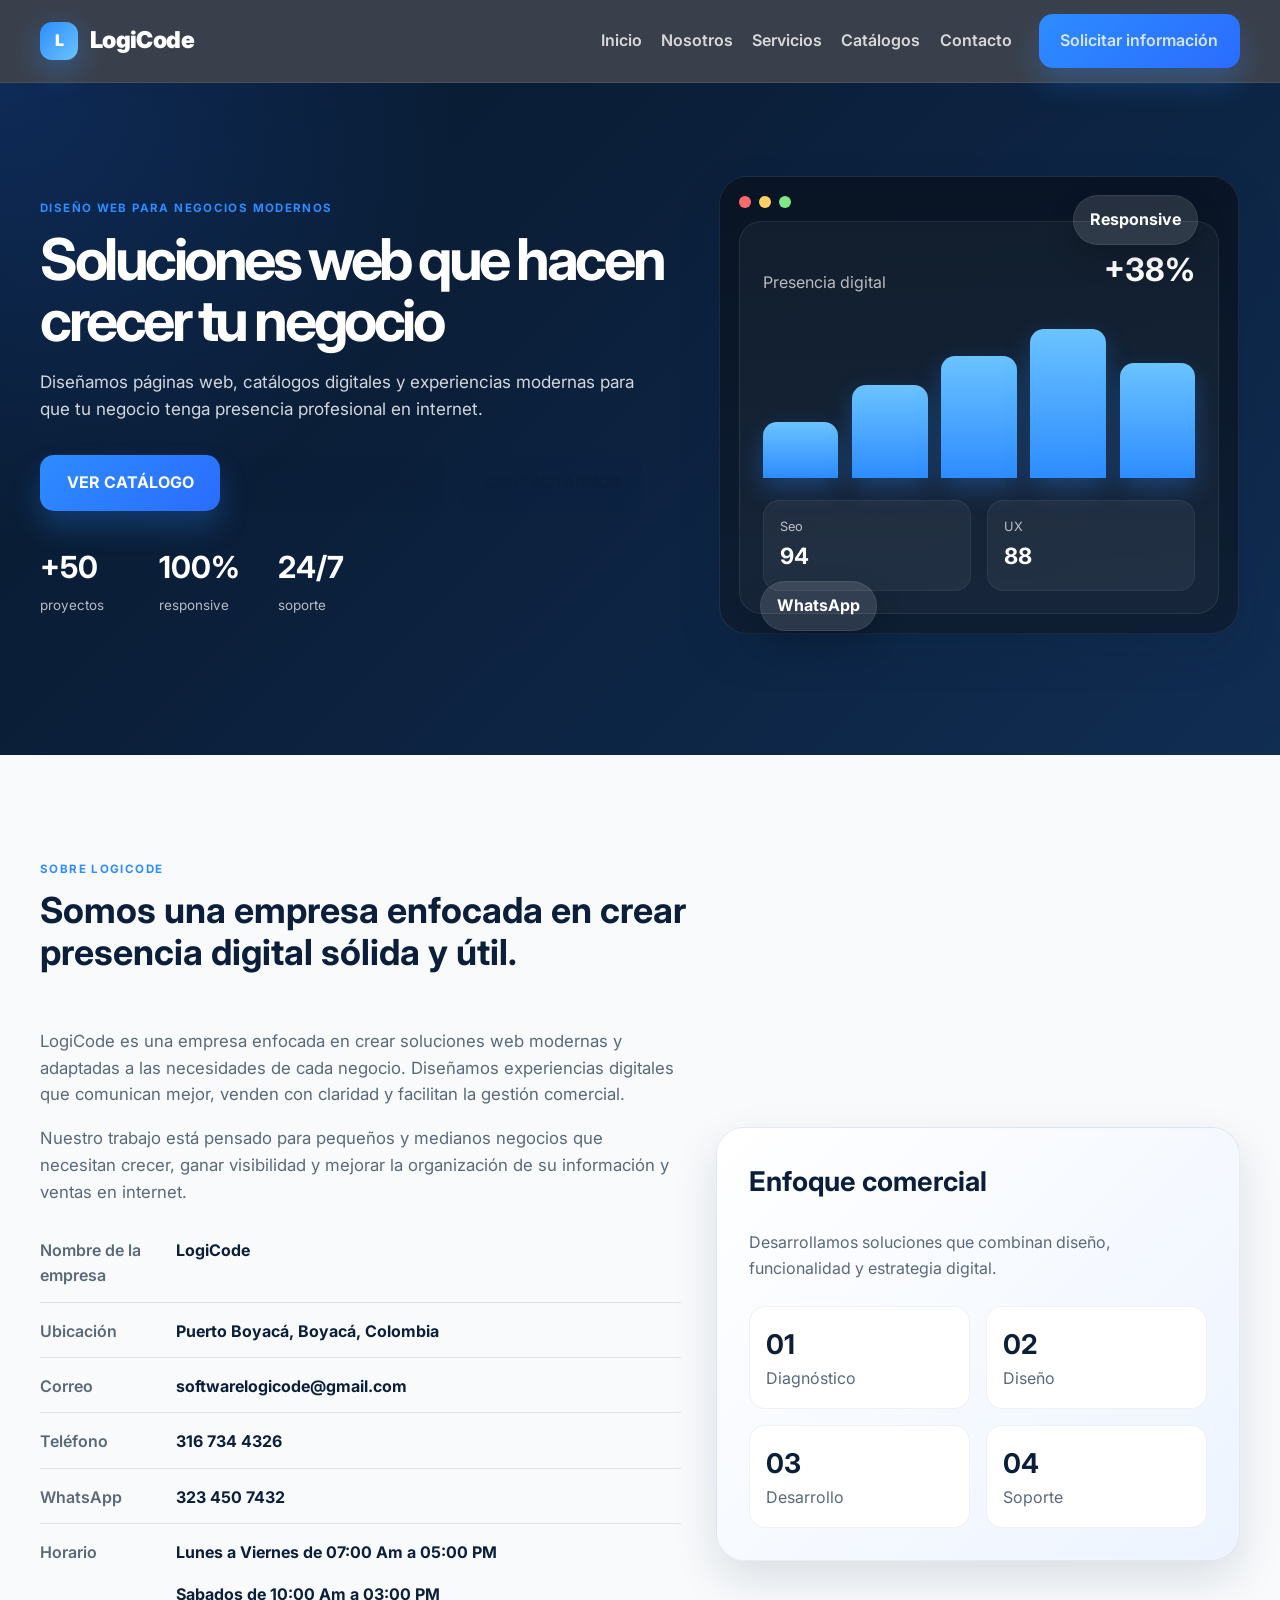
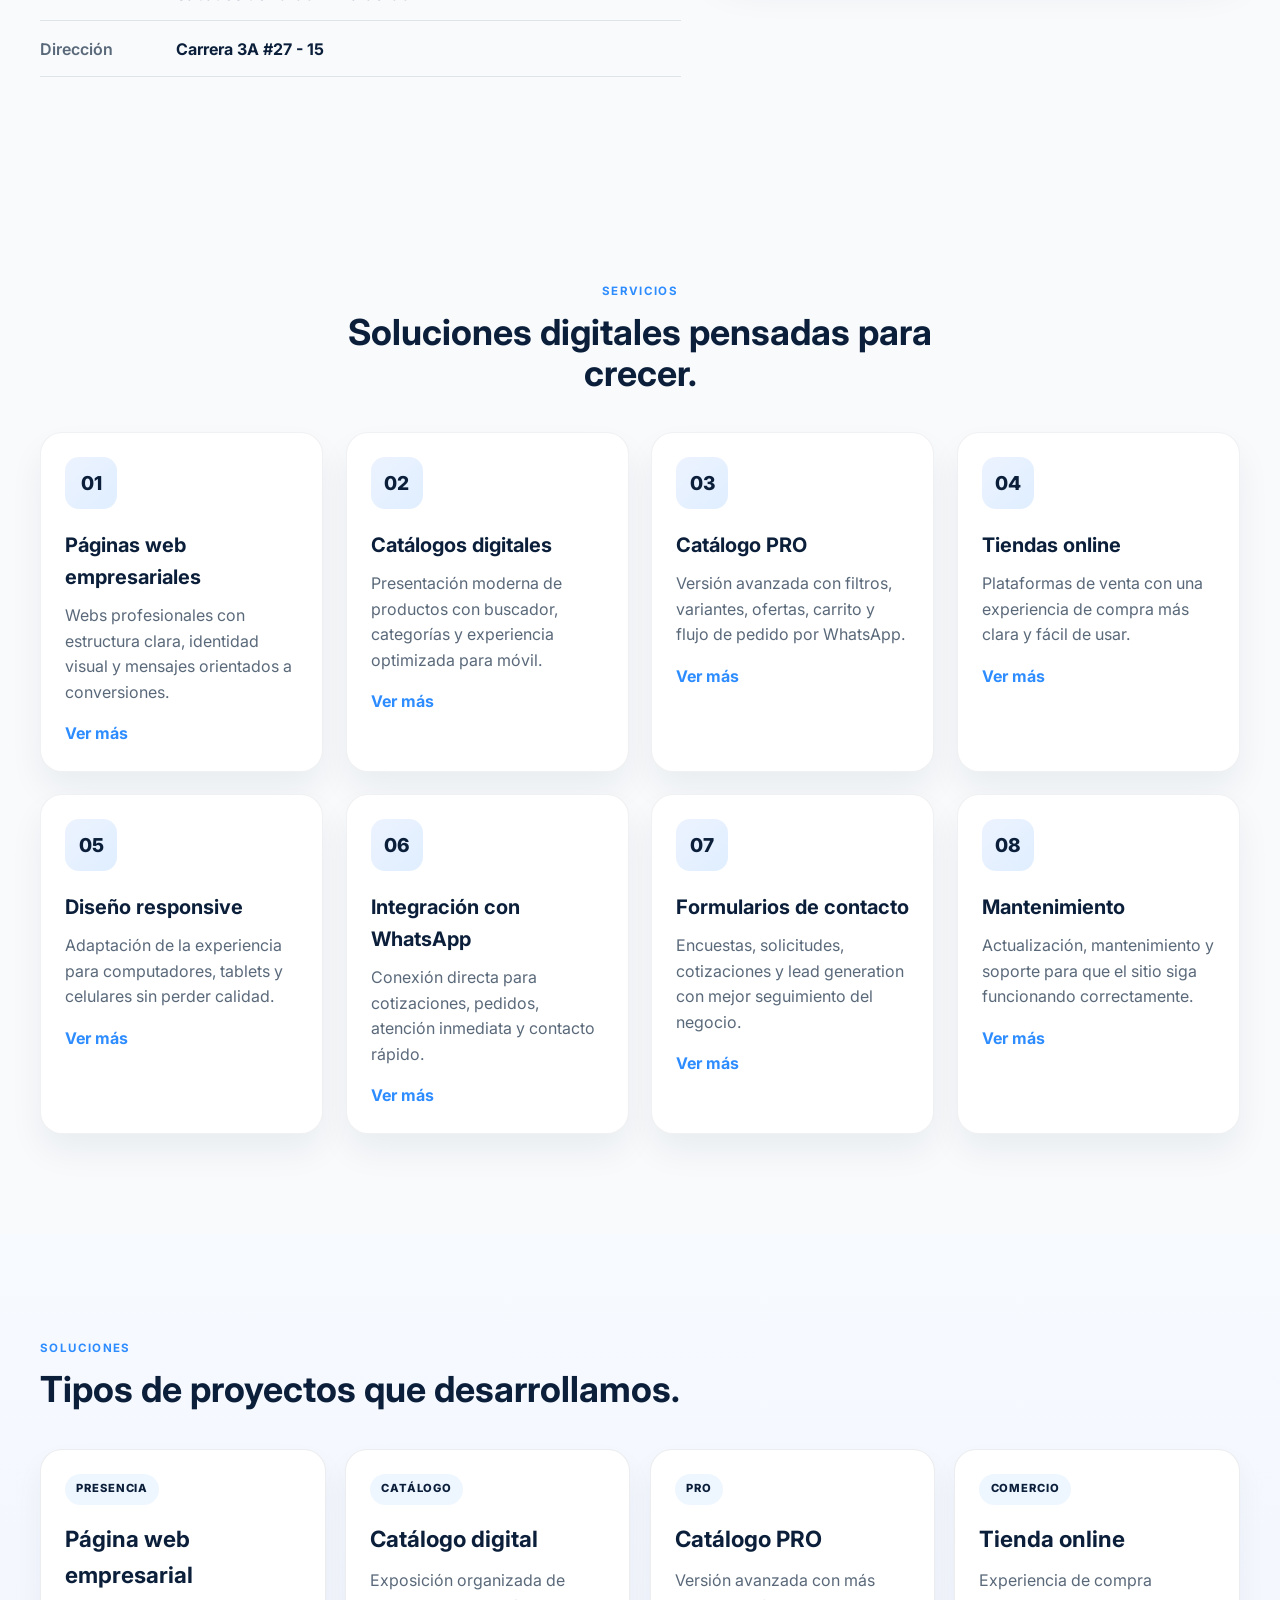
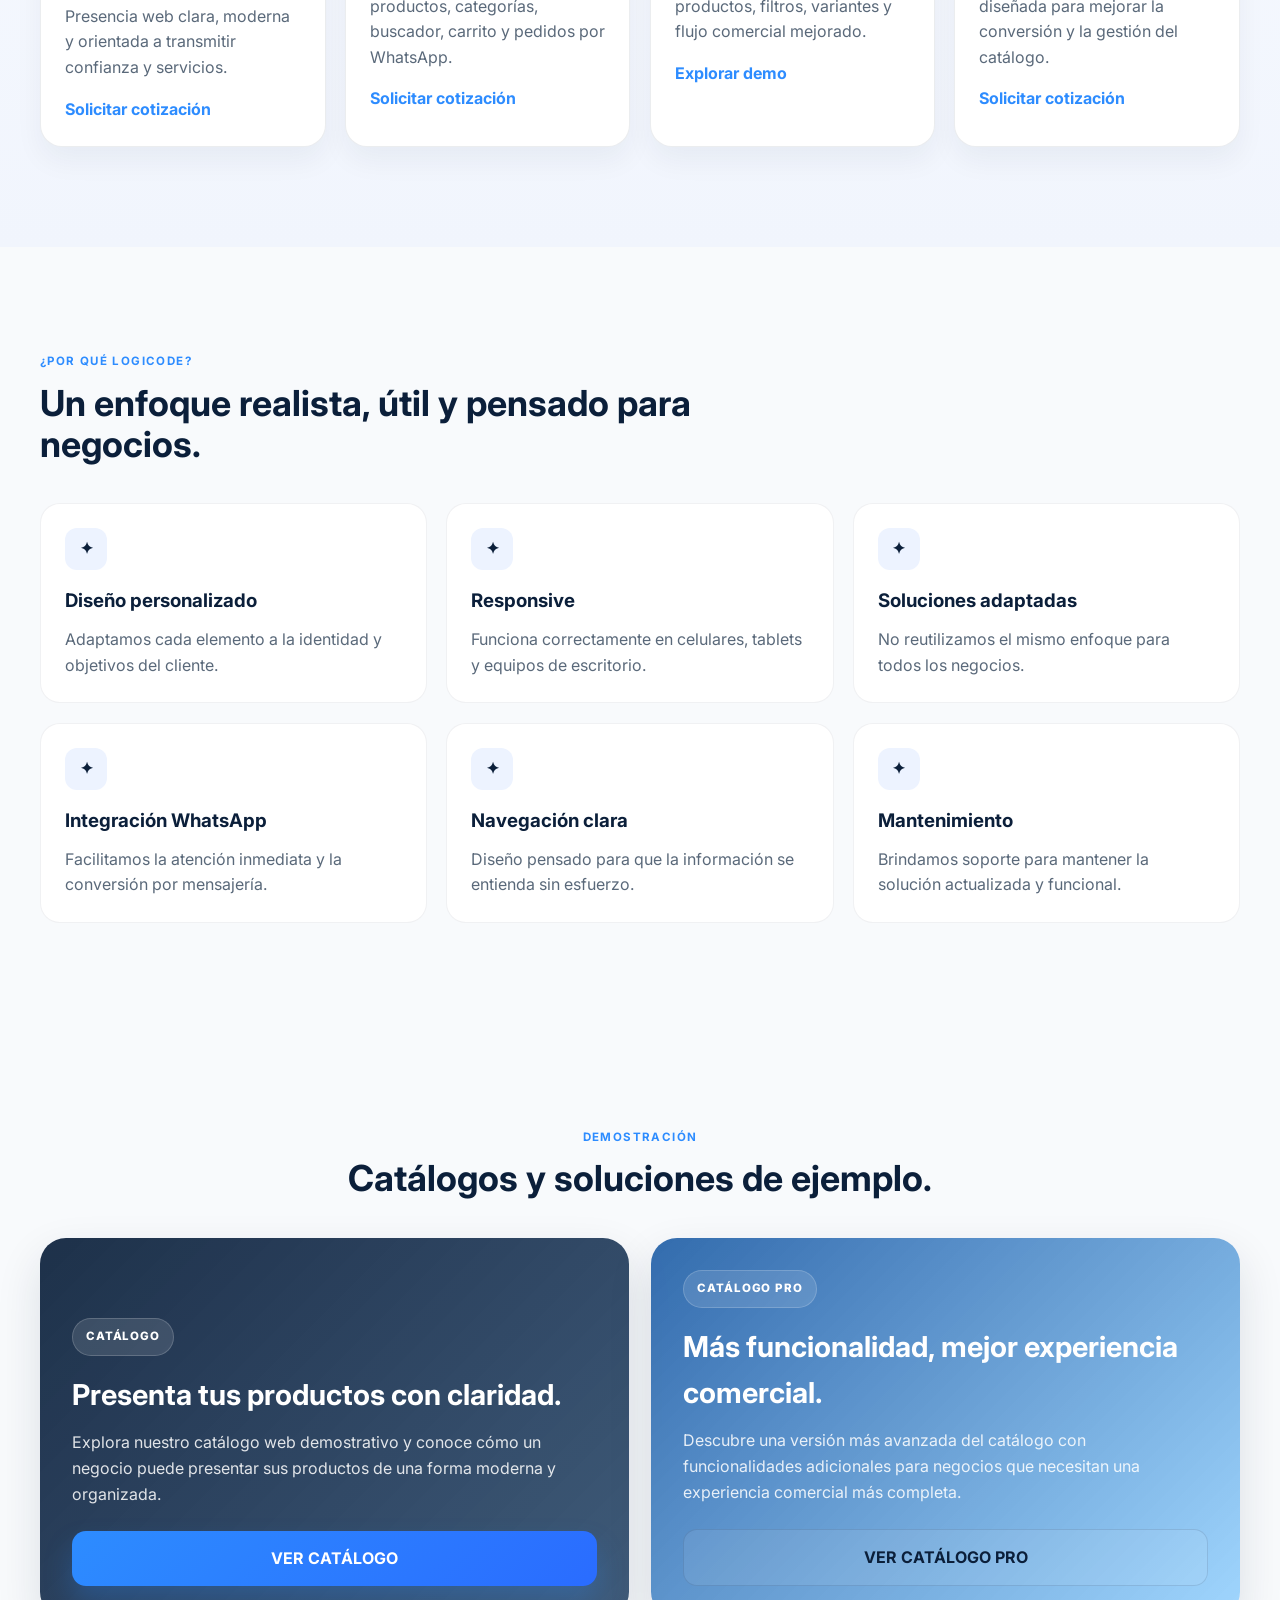
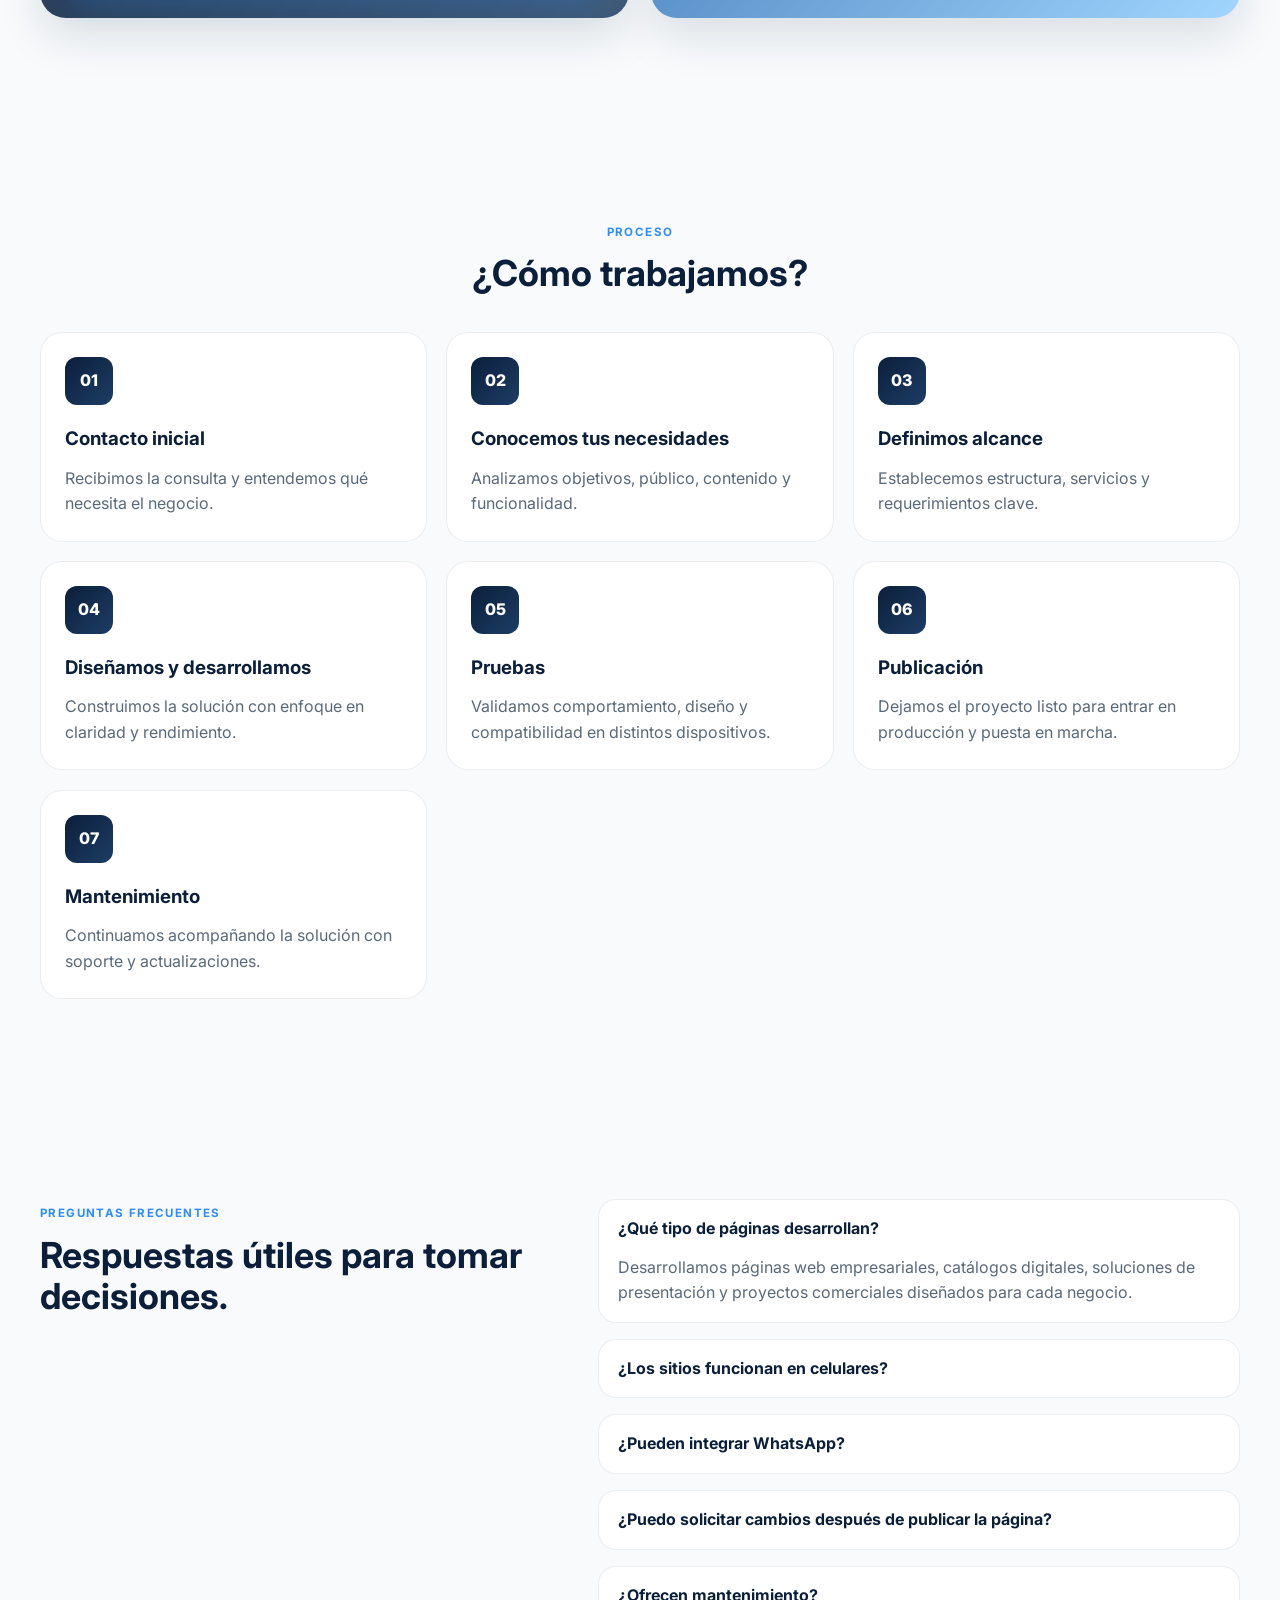
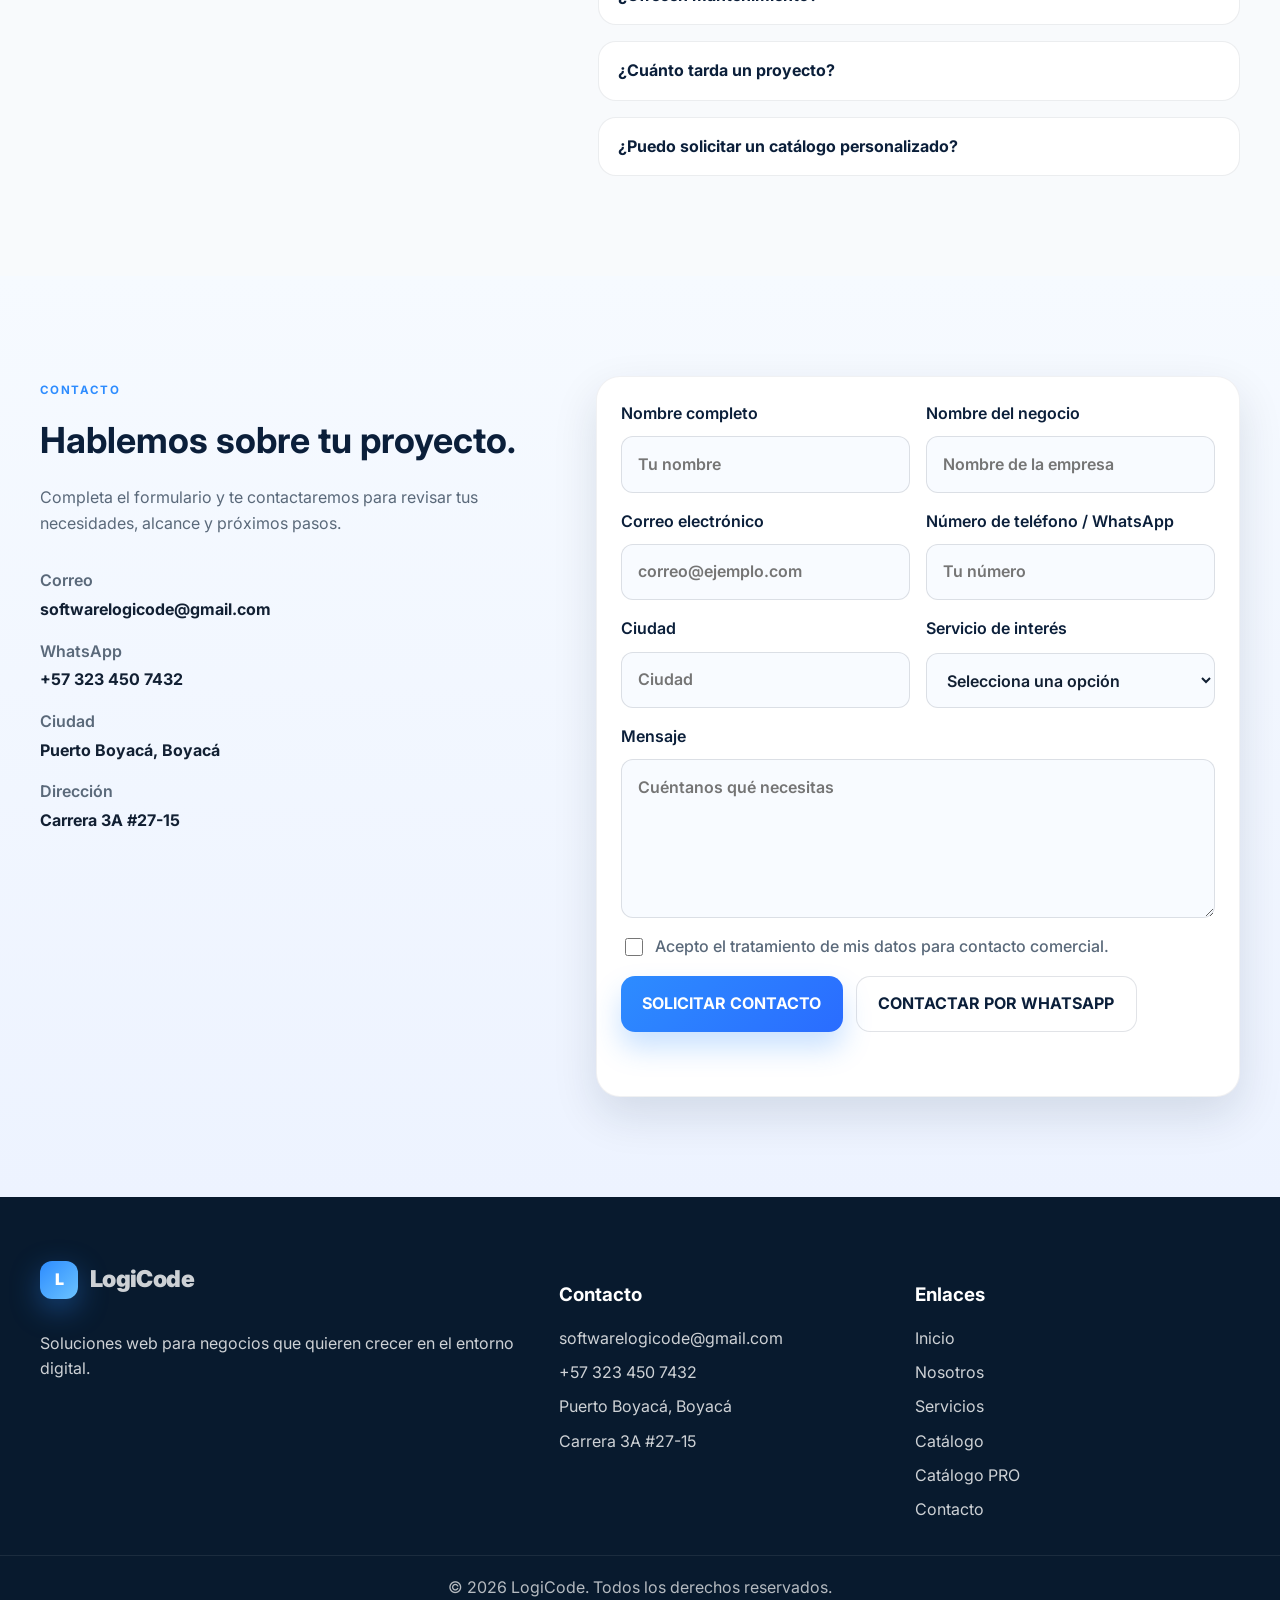
<file: index.html>
<!DOCTYPE html>
<html lang="es">
  <head>
    <meta charset="UTF-8" />
    <meta name="viewport" content="width=device-width, initial-scale=1.0" />
    <title>LogiCode | Desarrollo Web y Catálogos Digitales</title>
    <meta
      name="description"
      content="LogiCode desarrolla páginas web, catálogos digitales y soluciones web personalizadas para negocios."
    />
    <meta name="theme-color" content="#0b1f3a" />
    <meta property="og:title" content="LogiCode | Desarrollo Web y Catálogos Digitales" />
    <meta
      property="og:description"
      content="Soluciones web para negocios que quieren crecer en el entorno digital."
    />
    <meta property="og:type" content="website" />
    <link rel="icon" href="img/logo/favicon-placeholder.svg" type="image/svg+xml" />
    <link rel="preconnect" href="https://fonts.googleapis.com" />
    <link rel="preconnect" href="https://fonts.gstatic.com" crossorigin />
    <link
      href="https://fonts.googleapis.com/css2?family=Inter:wght@400;500;600;700;800;900&display=swap"
      rel="stylesheet"
    />
    <link rel="stylesheet" href="css/styles.css" />
    <link rel="stylesheet" href="css/responsive.css" />
  </head>
  <body>
    <header class="site-header">
      <div class="container nav-wrap">
        <a href="#inicio" class="brand" aria-label="LogiCode inicio">
          <span class="brand-mark">L</span>
          <span class="brand-text">LogiCode</span>
        </a>

        <button class="nav-toggle" aria-label="Abrir menú" aria-expanded="false">
          <span></span>
          <span></span>
          <span></span>
        </button>

        <nav class="main-nav" aria-label="Menú principal">
          <a href="#inicio">Inicio</a>
          <a href="#nosotros">Nosotros</a>
          <a href="#servicios">Servicios</a>
          <a href="#catalogos">Catálogos</a>
          <a href="#contacto">Contacto</a>
          <a href="#contacto" class="btn btn-primary nav-cta">Solicitar información</a>
        </nav>
      </div>
    </header>

    <main>
      <section id="inicio" class="hero section">
        <div class="container hero-grid">
          <div class="hero-copy">
            <span class="eyebrow">Diseño web para negocios modernos</span>
            <h1>Soluciones web que hacen crecer tu negocio</h1>
            <p>
              Diseñamos páginas web, catálogos digitales y experiencias modernas para que tu negocio tenga
              presencia profesional en internet.
            </p>

            <div class="hero-actions">
              <a
                class="btn btn-primary"
                href="https://mazosam69-source.github.io/CATALOGOa/"
                target="_blank"
                rel="noopener noreferrer"
                >VER CATÁLOGO</a
              >
              <a
                class="btn btn-secondary"
                href="https://mazosam69-source.github.io/CATALOGOPRO/catalogo-pro.html#productos"
                target="_blank"
                rel="noopener noreferrer"
                >VER CATÁLOGO PRO</a
              >
              <a class="btn btn-ghost" href="#contacto">CONTACTARNOS</a>
            </div>

            <ul class="hero-metrics" aria-label="Indicadores de LogiCode">
              <li><strong>+50</strong><span>proyectos</span></li>
              <li><strong>100%</strong><span>responsive</span></li>
              <li><strong>24/7</strong><span>soporte</span></li>
            </ul>
          </div>

          <div class="hero-visual" aria-label="Vista técnica de una web profesional">
            <div class="dashboard-card main-card">
              <div class="card-topbar">
                <span></span>
                <span></span>
                <span></span>
              </div>
              <div class="screen-content">
                <div class="stat-panel">
                  <p>Presencia digital</p>
                  <strong>+38%</strong>
                </div>
                <div class="chart-bars" aria-hidden="true">
                  <span style="height: 35%"></span>
                  <span style="height: 58%"></span>
                  <span style="height: 76%"></span>
                  <span style="height: 93%"></span>
                  <span style="height: 72%"></span>
                </div>
                <div class="mini-cards">
                  <div>
                    <span>Seo</span>
                    <strong>94</strong>
                  </div>
                  <div>
                    <span>UX</span>
                    <strong>88</strong>
                  </div>
                </div>
              </div>
            </div>
            <div class="floating-badge floating-badge-top">Responsive</div>
            <div class="floating-badge floating-badge-bottom">WhatsApp</div>
          </div>
        </div>
      </section>

      <section id="nosotros" class="section about">
        <div class="container">
          <div class="section-heading">
            <span class="eyebrow">Sobre LogiCode</span>
            <h2>Somos una empresa enfocada en crear presencia digital sólida y útil.</h2>
          </div>

          <div class="about-grid">
            <div class="about-copy">
              <p>
                LogiCode es una empresa enfocada en crear soluciones web modernas y adaptadas a las necesidades de
                cada negocio. Diseñamos experiencias digitales que comunican mejor, venden con claridad y facilitan la
                gestión comercial.
              </p>
              <p>
                Nuestro trabajo está pensado para pequeños y medianos negocios que necesitan crecer, ganar visibilidad y
                mejorar la organización de su información y ventas en internet.
              </p>

              <div class="info-list">
                <div>
                  <span>Nombre de la empresa    </span>
                  <strong>LogiCode</strong>
                </div>
                <div>
                  <span>Ubicación</span>
                  <strong>Puerto Boyacá, Boyacá, Colombia</strong>
                </div>
                <div>
                  <span>Correo</span>
                  <strong>softwarelogicode@gmail.com</strong>
                </div>
                <div>
                  <span>Teléfono</span>
                  <strong>316 734 4326</strong>
                </div>
                <div>
                  <span>WhatsApp</span>
                  <strong>323 450 7432</strong>
                </div>
                <div>
                  <span>Horario</span>
                  <strong>Lunes a Viernes de 07:00 Am a 05:00 PM </strong> <br>
                  <strong>Sabados de 10:00 Am a 03:00 PM </strong>
                </div>
                <div>
                  <span>Dirección</span>
                  <strong>Carrera 3A #27 - 15</strong>
                </div>
              </div>
            </div>

            <div class="about-panel">
              <div class="panel-card">
                <h3>Enfoque comercial</h3>
                <p>Desarrollamos soluciones que combinan diseño, funcionalidad y estrategia digital.</p>
                <div class="stats-mini">
                  <div>
                    <strong>01</strong>
                    <span>Diagnóstico</span>
                  </div>
                  <div>
                    <strong>02</strong>
                    <span>Diseño</span>
                  </div>
                  <div>
                    <strong>03</strong>
                    <span>Desarrollo</span>
                  </div>
                  <div>
                    <strong>04</strong>
                    <span>Soporte</span>
                  </div>
                </div>
              </div>
            </div>
          </div>
        </div>
      </section>

      <section id="servicios" class="section services">
        <div class="container">
          <div class="section-heading center">
            <span class="eyebrow">Servicios</span>
            <h2>Soluciones digitales pensadas para crecer.</h2>
          </div>

          <div class="cards-grid services-grid">
            <article class="service-card">
              <div class="icon-wrap">01</div>
              <h3>Páginas web empresariales</h3>
              <p>Webs profesionales con estructura clara, identidad visual y mensajes orientados a conversiones.</p>
              <a href="#contacto">Ver más</a>
            </article>

            <article class="service-card">
              <div class="icon-wrap">02</div>
              <h3>Catálogos digitales</h3>
              <p>Presentación moderna de productos con buscador, categorías y experiencia optimizada para móvil.</p>
              <a href="#catalogos">Ver más</a>
            </article>

            <article class="service-card">
              <div class="icon-wrap">03</div>
              <h3>Catálogo PRO</h3>
              <p>Versión avanzada con filtros, variantes, ofertas, carrito y flujo de pedido por WhatsApp.</p>
              <a href="catalogo-pro.html">Ver más</a>
            </article>

            <article class="service-card">
              <div class="icon-wrap">04</div>
              <h3>Tiendas online</h3>
              <p>Plataformas de venta con una experiencia de compra más clara y fácil de usar.</p>
              <a href="#contacto">Ver más</a>
            </article>

            <article class="service-card">
              <div class="icon-wrap">05</div>
              <h3>Diseño responsive</h3>
              <p>Adaptación de la experiencia para computadores, tablets y celulares sin perder calidad.</p>
              <a href="#contacto">Ver más</a>
            </article>

            <article class="service-card">
              <div class="icon-wrap">06</div>
              <h3>Integración con WhatsApp</h3>
              <p>Conexión directa para cotizaciones, pedidos, atención inmediata y contacto rápido.</p>
              <a href="#contacto">Ver más</a>
            </article>

            <article class="service-card">
              <div class="icon-wrap">07</div>
              <h3>Formularios de contacto</h3>
              <p>Encuestas, solicitudes, cotizaciones y lead generation con mejor seguimiento del negocio.</p>
              <a href="#contacto">Ver más</a>
            </article>

            <article class="service-card">
              <div class="icon-wrap">08</div>
              <h3>Mantenimiento</h3>
              <p>Actualización, mantenimiento y soporte para que el sitio siga funcionando correctamente.</p>
              <a href="#contacto">Ver más</a>
            </article>
          </div>
        </div>
      </section>

      <section class="section solutions">
        <div class="container">
          <div class="section-heading">
            <span class="eyebrow">Soluciones</span>
            <h2>Tipos de proyectos que desarrollamos.</h2>
          </div>

          <div class="solution-list">
            <article class="solution-item">
              <span class="solution-tag">PRESENCIA</span>
              <h3>Página web empresarial</h3>
              <p>Presencia web clara, moderna y orientada a transmitir confianza y servicios.</p>
              <a href="#contacto" class="link-button">Solicitar cotización</a>
            </article>

            <article class="solution-item">
              <span class="solution-tag">CATÁLOGO</span>
              <h3>Catálogo digital</h3>
              <p>Exposición organizada de productos, categorías, buscador, carrito y pedidos por WhatsApp.</p>
              <a href="#catalogos" class="link-button">Solicitar cotización</a>
            </article>

            <article class="solution-item">
              <span class="solution-tag">PRO</span>
              <h3>Catálogo PRO</h3>
              <p>Versión avanzada con más productos, filtros, variantes y flujo comercial mejorado.</p>
              <a href="catalogo-pro.html" class="link-button">Explorar demo</a>
            </article>

            <article class="solution-item">
              <span class="solution-tag">COMERCIO</span>
              <h3>Tienda online</h3>
              <p>Experiencia de compra diseñada para mejorar la conversión y la gestión del catálogo.</p>
              <a href="#contacto" class="link-button">Solicitar cotización</a>
            </article>
          </div>
        </div>
      </section>

      <section class="section advantages">
        <div class="container">
          <div class="section-heading">
            <span class="eyebrow">¿Por qué LogiCode?</span>
            <h2>Un enfoque realista, útil y pensado para negocios.</h2>
          </div>

          <div class="advantages-grid">
            <div class="advantage-item">
              <span class="advantage-icon">✦</span>
              <h3>Diseño personalizado</h3>
              <p>Adaptamos cada elemento a la identidad y objetivos del cliente.</p>
            </div>
            <div class="advantage-item">
              <span class="advantage-icon">✦</span>
              <h3>Responsive</h3>
              <p>Funciona correctamente en celulares, tablets y equipos de escritorio.</p>
            </div>
            <div class="advantage-item">
              <span class="advantage-icon">✦</span>
              <h3>Soluciones adaptadas</h3>
              <p>No reutilizamos el mismo enfoque para todos los negocios.</p>
            </div>
            <div class="advantage-item">
              <span class="advantage-icon">✦</span>
              <h3>Integración WhatsApp</h3>
              <p>Facilitamos la atención inmediata y la conversión por mensajería.</p>
            </div>
            <div class="advantage-item">
              <span class="advantage-icon">✦</span>
              <h3>Navegación clara</h3>
              <p>Diseño pensado para que la información se entienda sin esfuerzo.</p>
            </div>
            <div class="advantage-item">
              <span class="advantage-icon">✦</span>
              <h3>Mantenimiento</h3>
              <p>Brindamos soporte para mantener la solución actualizada y funcional.</p>
            </div>
          </div>
        </div>
      </section>

      <section id="catalogos" class="section demo-catalogs">
        <div class="container">
          <div class="section-heading center">
            <span class="eyebrow">Demostración</span>
            <h2>Catálogos y soluciones de ejemplo.</h2>
          </div>

          <div class="catalog-demo-grid">
            <article class="demo-card demo-card-primary">
              <span class="demo-label">CATÁLOGO</span>
              <h3>Presenta tus productos con claridad.</h3>
              <p>
                Explora nuestro catálogo web demostrativo y conoce cómo un negocio puede presentar sus productos de una
                forma moderna y organizada.
              </p>
              <a
                class="btn btn-primary"
                href="https://mazosam69-source.github.io/CATALOGOa/"
                target="_blank"
                rel="noopener noreferrer"
                >VER CATÁLOGO</a
              >
            </article>

            <article class="demo-card demo-card-secondary">
              <span class="demo-label">CATÁLOGO PRO</span>
              <h3>Más funcionalidad, mejor experiencia comercial.</h3>
              <p>
                Descubre una versión más avanzada del catálogo con funcionalidades adicionales para negocios que necesitan
                una experiencia comercial más completa.
              </p>
              <a
                class="btn btn-secondary"
                href="https://mazosam69-source.github.io/CATALOGOPRO/catalogo-pro.html#productos"
                target="_blank"
                rel="noopener noreferrer"
                >VER CATÁLOGO PRO</a
              >
            </article>
          </div>
        </div>
      </section>

      <section class="section process">
        <div class="container">
          <div class="section-heading center">
            <span class="eyebrow">Proceso</span>
            <h2>¿Cómo trabajamos?</h2>
          </div>

          <div class="process-grid">
            <div class="process-step">
              <span>01</span>
              <h3>Contacto inicial</h3>
              <p>Recibimos la consulta y entendemos qué necesita el negocio.</p>
            </div>
            <div class="process-step">
              <span>02</span>
              <h3>Conocemos tus necesidades</h3>
              <p>Analizamos objetivos, público, contenido y funcionalidad.</p>
            </div>
            <div class="process-step">
              <span>03</span>
              <h3>Definimos alcance</h3>
              <p>Establecemos estructura, servicios y requerimientos clave.</p>
            </div>
            <div class="process-step">
              <span>04</span>
              <h3>Diseñamos y desarrollamos</h3>
              <p>Construimos la solución con enfoque en claridad y rendimiento.</p>
            </div>
            <div class="process-step">
              <span>05</span>
              <h3>Pruebas</h3>
              <p>Validamos comportamiento, diseño y compatibilidad en distintos dispositivos.</p>
            </div>
            <div class="process-step">
              <span>06</span>
              <h3>Publicación</h3>
              <p>Dejamos el proyecto listo para entrar en producción y puesta en marcha.</p>
            </div>
            <div class="process-step">
              <span>07</span>
              <h3>Mantenimiento</h3>
              <p>Continuamos acompañando la solución con soporte y actualizaciones.</p>
            </div>
          </div>
        </div>
      </section>

      <section class="section faq">
        <div class="container faq-wrap">
          <div class="section-heading">
            <span class="eyebrow">Preguntas frecuentes</span>
            <h2>Respuestas útiles para tomar decisiones.</h2>
          </div>

          <div class="faq-list">
            <details open>
              <summary>¿Qué tipo de páginas desarrollan?</summary>
              <p>Desarrollamos páginas web empresariales, catálogos digitales, soluciones de presentación y proyectos comerciales diseñados para cada negocio.</p>
            </details>
            <details>
              <summary>¿Los sitios funcionan en celulares?</summary>
              <p>Sí. Todas nuestras soluciones se diseñan con enfoque responsive para que funcionen correctamente en computadores, tablets y celulares.</p>
            </details>
            <details>
              <summary>¿Pueden integrar WhatsApp?</summary>
              <p>Sí. Es una de las integraciones más comunes para atención, cotizaciones y pedidos directos.</p>
            </details>
            <details>
              <summary>¿Puedo solicitar cambios después de publicar la página?</summary>
              <p>La mayoría de proyectos pueden continuar adaptándose con ajustes posteriores, dependiendo del alcance inicial del proyecto.</p>
            </details>
            <details>
              <summary>¿Ofrecen mantenimiento?</summary>
              <p>Sí. Se puede ofrecer apoyo posterior para mantener actualizado, funcional y seguro el sitio.</p>
            </details>
            <details>
              <summary>¿Cuánto tarda un proyecto?</summary>
              <p>El tiempo depende del alcance, la cantidad de secciones, el contenido y la funcionalidad requerida.</p>
            </details>
            <details>
              <summary>¿Puedo solicitar un catálogo personalizado?</summary>
              <p>Sí. Diseñamos soluciones a medida para presentar productos, servicios, promociones y flujo comercial del negocio.</p>
            </details>
          </div>
        </div>
      </section>

      <section id="contacto" class="section contact">
        <div class="container contact-grid">
          <div class="contact-copy">
            <span class="eyebrow">Contacto</span>
            <h2>Hablemos sobre tu proyecto.</h2>
            <p>Completa el formulario y te contactaremos para revisar tus necesidades, alcance y próximos pasos.</p>

            <div class="contact-info">
              <div>
                <span>Correo</span>
                <strong>softwarelogicode@gmail.com</strong>
              </div>
              <div>
                <span>WhatsApp</span>
                <strong>+57 323 450 7432</strong>
              </div>
              <div>
                <span>Ciudad</span>
                <strong>Puerto Boyacá, Boyacá</strong>
              </div>
              <div>
                <span>Dirección</span>
                <strong>Carrera 3A #27-15</strong>
              </div>
            </div>
          </div>

          <form id="contactForm" class="contact-form" novalidate>
            <div class="field-row">
              <label>
                <span>Nombre completo</span>
                <input type="text" name="fullName" placeholder="Tu nombre" required />
              </label>
              <label>
                <span>Nombre del negocio</span>
                <input type="text" name="businessName" placeholder="Nombre de la empresa" required />
              </label>
            </div>

            <div class="field-row">
              <label>
                <span>Correo electrónico</span>
                <input type="email" name="email" placeholder="correo@ejemplo.com" required />
              </label>
              <label>
                <span>Número de teléfono / WhatsApp</span>
                <input type="tel" name="phone" placeholder="Tu número" required />
              </label>
            </div>

            <div class="field-row">
              <label>
                <span>Ciudad</span>
                <input type="text" name="city" placeholder="Ciudad" required />
              </label>
              <label>
                <span>Servicio de interés</span>
                <select name="service" required>
                  <option value="">Selecciona una opción</option>
                  <option value="Pagina web empresarial">Página web empresarial</option>
                  <option value="Catalogo digital">Catálogo digital</option>
                  <option value="Catalogo PRO">Catálogo PRO</option>
                  <option value="Tienda online">Tienda online</option>
                  <option value="Mantenimiento y soporte">Mantenimiento y soporte</option>
                  <option value="Otro">Otro</option>
                </select>
              </label>
            </div>

            <label>
              <span>Mensaje</span>
              <textarea name="message" rows="5" placeholder="Cuéntanos qué necesitas" required></textarea>
            </label>

            <label class="checkbox-line">
              <input type="checkbox" name="consent" required />
              <span>Acepto el tratamiento de mis datos para contacto comercial.</span>
            </label>

            <div class="form-actions">
              <button type="submit" class="btn btn-primary">SOLICITAR CONTACTO</button>
              <a
                class="btn btn-secondary"
                href="https://wa.me/573234507432?text=Hola%20LogiCode%2C%20quiero%20solicitar%20informaci%C3%B3n%20sobre%20sus%20servicios."
                target="_blank"
                rel="noopener noreferrer"
                >CONTACTAR POR WHATSAPP</a
              >
            </div>

            <p id="formStatus" class="form-status" aria-live="polite"></p>
          </form>
        </div>
      </section>
    </main>

    <footer class="site-footer">
      <div class="container footer-grid">
        <div>
          <a href="#inicio" class="brand footer-brand" aria-label="LogiCode">
            <span class="brand-mark">L</span>
            <span class="brand-text">LogiCode</span>
          </a>
          <p>Soluciones web para negocios que quieren crecer en el entorno digital.</p>
        </div>

        <div>
          <h3>Contacto</h3>
          <ul>
            <li>softwarelogicode@gmail.com</li>
            <li>+57 323 450 7432</li>
            <li>Puerto Boyacá, Boyacá</li>
            <li>Carrera 3A #27-15</li>
          </ul>
        </div>

        <div>
          <h3>Enlaces</h3>
          <ul>
            <li><a href="#inicio">Inicio</a></li>
            <li><a href="#nosotros">Nosotros</a></li>
            <li><a href="#servicios">Servicios</a></li>
            <li><a href="#catalogos">Catálogo</a></li>
            <li><a href="catalogo-pro.html">Catálogo PRO</a></li>
            <li><a href="#contacto">Contacto</a></li>
          </ul>
        </div>
      </div>
      <div class="footer-bottom">
        <div class="container">
          <p>© <span id="year"></span> LogiCode. Todos los derechos reservados.</p>
        </div>
      </div>
    </footer>

    <script src="js/config.js"></script>
    <script src="js/products.js"></script>
    <script src="js/form.js"></script>
    <script src="js/main.js"></script>
  </body>
</html>
</file>
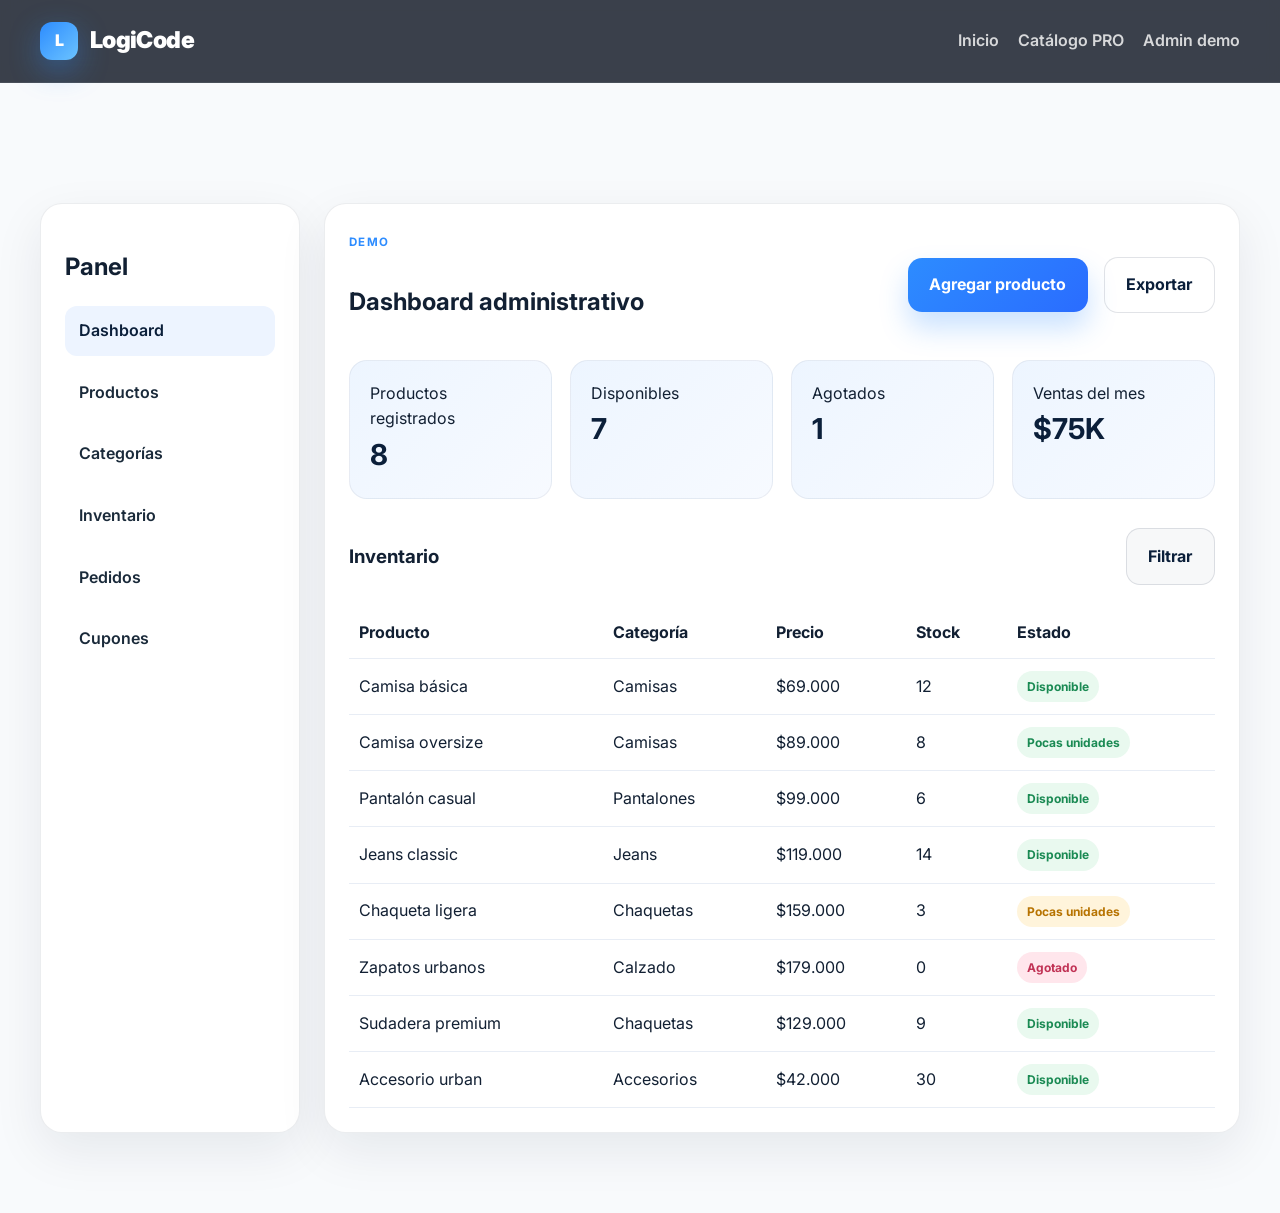
<file: admin.html>
<!DOCTYPE html>
<html lang="es">
  <head>
    <meta charset="UTF-8" />
    <meta name="viewport" content="width=device-width, initial-scale=1.0" />
    <title>Admin Demo | LogiCode</title>
    <meta name="description" content="Panel administrativo de demostración para catálogo PRO de LogiCode." />
    <link rel="icon" href="img/logo/favicon-placeholder.svg" type="image/svg+xml" />
    <link rel="preconnect" href="https://fonts.googleapis.com" />
    <link rel="preconnect" href="https://fonts.gstatic.com" crossorigin />
    <link
      href="https://fonts.googleapis.com/css2?family=Inter:wght@400;500;600;700;800;900&display=swap"
      rel="stylesheet"
    />
    <link rel="stylesheet" href="css/styles.css" />
    <link rel="stylesheet" href="css/catalogo-pro.css" />
    <link rel="stylesheet" href="css/responsive.css" />
    <style>
      .admin-shell {
        padding: 120px 0 80px;
      }
      .admin-grid {
        display: grid;
        grid-template-columns: 260px 1fr;
        gap: 24px;
      }
      .admin-sidebar,
      .admin-content {
        background: #fff;
        border: 1px solid rgba(11, 31, 58, 0.08);
        border-radius: 22px;
        box-shadow: 0 18px 50px rgba(12, 25, 45, 0.08);
      }
      .admin-sidebar {
        padding: 24px;
      }
      .admin-sidebar nav {
        display: grid;
        gap: 12px;
      }
      .admin-sidebar a {
        display: block;
        padding: 12px 14px;
        border-radius: 12px;
        color: #1a2a3a;
        font-weight: 600;
      }
      .admin-sidebar a.active,
      .admin-sidebar a:hover {
        background: #edf4ff;
        color: #0b1f3a;
      }
      .admin-content {
        padding: 24px;
      }
      .stats-grid {
        display: grid;
        grid-template-columns: repeat(4, minmax(150px, 1fr));
        gap: 18px;
        margin-bottom: 24px;
      }
      .stat-box {
        background: linear-gradient(135deg, #edf5ff, #f7faff);
        border: 1px solid rgba(11, 31, 58, 0.06);
        border-radius: 18px;
        padding: 20px;
      }
      .stat-box strong {
        display: block;
        font-size: 1.8rem;
        color: #0b1f3a;
      }
      .admin-table {
        width: 100%;
        border-collapse: collapse;
        margin-top: 12px;
      }
      .admin-table th,
      .admin-table td {
        padding: 12px 10px;
        border-bottom: 1px solid #e8edf5;
        text-align: left;
      }
      .status-badge {
        display: inline-flex;
        padding: 6px 10px;
        border-radius: 999px;
        font-size: 0.75rem;
        font-weight: 700;
      }
      .status-badge.available { background: #e9f9ef; color: #1a8a53; }
      .status-badge.low { background: #fff4db; color: #b77300; }
      .status-badge.out { background: #ffe6ec; color: #c13255; }
      .admin-toolbar {
        display: flex;
        justify-content: space-between;
        align-items: center;
        margin-bottom: 18px;
      }
      .admin-toolbar .btn {
        margin-left: 12px;
      }
    </style>
  </head>
  <body class="admin-page">
    <header class="site-header">
      <div class="container nav-wrap">
        <a href="index.html" class="brand" aria-label="LogiCode">
          <span class="brand-mark">L</span>
          <span class="brand-text">LogiCode</span>
        </a>
        <nav class="main-nav" aria-label="Menú admin">
          <a href="index.html">Inicio</a>
          <a href="catalogo-pro.html">Catálogo PRO</a>
          <a href="admin.html" class="active">Admin demo</a>
        </nav>
      </div>
    </header>

    <main class="admin-shell">
      <div class="container admin-grid">
        <aside class="admin-sidebar">
          <h2>Panel</h2>
          <nav>
            <a href="#" class="active">Dashboard</a>
            <a href="#">Productos</a>
            <a href="#">Categorías</a>
            <a href="#">Inventario</a>
            <a href="#">Pedidos</a>
            <a href="#">Cupones</a>
          </nav>
        </aside>

        <section class="admin-content">
          <div class="admin-toolbar">
            <div>
              <span class="eyebrow">DEMO</span>
              <h2>Dashboard administrativo</h2>
            </div>
            <div>
              <button class="btn btn-primary">Agregar producto</button>
              <button class="btn btn-secondary">Exportar</button>
            </div>
          </div>

          <div class="stats-grid">
            <div class="stat-box">
              <span>Productos registrados</span>
              <strong id="totalProducts">0</strong>
            </div>
            <div class="stat-box">
              <span>Disponibles</span>
              <strong id="availableProducts">0</strong>
            </div>
            <div class="stat-box">
              <span>Agotados</span>
              <strong id="outOfStockProducts">0</strong>
            </div>
            <div class="stat-box">
              <span>Ventas del mes</span>
              <strong>$75K</strong>
            </div>
          </div>

          <div class="admin-toolbar">
            <h3>Inventario</h3>
            <button class="btn btn-ghost">Filtrar</button>
          </div>

          <table class="admin-table">
            <thead>
              <tr>
                <th>Producto</th>
                <th>Categoría</th>
                <th>Precio</th>
                <th>Stock</th>
                <th>Estado</th>
              </tr>
            </thead>
            <tbody id="adminTableBody"></tbody>
          </table>
        </section>
      </div>
    </main>

    <script src="js/config.js"></script>
    <script src="js/products.js"></script>
    <script src="js/admin.js"></script>
  </body>
</html>
</file>
<file: css/styles.css>
:root {
  --primary: #0b1f3a;
  --primary-strong: #08172d;
  --primary-soft: #1d3d66;
  --accent: #2d8cff;
  --accent-2: #6bc3ff;
  --surface: #f4f7fb;
  --surface-strong: #edf3ff;
  --card: #ffffff;
  --text: #122033;
  --muted: #5a697a;
  --line: rgba(18, 32, 51, 0.1);
  --success: #1f9d68;
  --warning: #e7a93e;
  --danger: #d92d4d;
  --shadow: 0 18px 45px rgba(11, 31, 58, 0.12);
  --radius: 18px;
  --max-width: 1200px;
}

* {
  box-sizing: border-box;
}

html {
  scroll-behavior: smooth;
}

body {
  margin: 0;
  font-family: "Inter", sans-serif;
  color: var(--text);
  background: #f8fafc;
  line-height: 1.6;
}

a {
  color: inherit;
  text-decoration: none;
}

img {
  max-width: 100%;
  display: block;
}

button,
input,
textarea,
select {
  font: inherit;
}

.container {
  width: min(var(--max-width), calc(100% - 2rem));
  margin: 0 auto;
}

.section {
  padding: 100px 0;
}

.eyebrow {
  display: inline-block;
  margin-bottom: 12px;
  font-weight: 700;
  letter-spacing: 0.12em;
  text-transform: uppercase;
  color: var(--accent);
  font-size: 0.72rem;
}

.section-heading {
  margin-bottom: 38px;
}

.section-heading h2 {
  margin: 0;
  color: var(--primary);
  font-size: clamp(2rem, 2.8vw, 3rem);
  line-height: 1.15;
  max-width: 680px;
}

.section-heading.center {
  text-align: center;
}

.section-heading.center h2 {
  margin-inline: auto;
}

.site-header {
  position: sticky;
  top: 0;
  z-index: 30;
  background: rgba(10, 18, 31, 0.8);
  backdrop-filter: blur(18px);
  border-bottom: 1px solid rgba(255, 255, 255, 0.08);
}

.nav-wrap {
  display: flex;
  align-items: center;
  justify-content: space-between;
  min-height: 82px;
}

.brand {
  display: inline-flex;
  align-items: center;
  gap: 0.75rem;
  font-weight: 900;
  letter-spacing: -0.04em;
  color: var(--card);
}

.brand-mark {
  width: 38px;
  height: 38px;
  border-radius: 12px;
  display: grid;
  place-items: center;
  background: linear-gradient(135deg, var(--accent), var(--accent-2));
  color: white;
  box-shadow: 0 10px 30px rgba(45, 140, 255, 0.38);
}

.brand-text {
  font-size: 1.45rem;
}

.main-nav {
  display: flex;
  align-items: center;
  gap: 1.2rem;
}

.main-nav a {
  color: rgba(255, 255, 255, 0.8);
  font-weight: 600;
  transition: color 0.2s ease;
}

.main-nav a:hover,
.main-nav a:focus-visible {
  color: white;
}

.nav-cta {
  margin-left: 0.5rem;
}

.btn {
  display: inline-flex;
  align-items: center;
  justify-content: center;
  border: 0;
  cursor: pointer;
  border-radius: 14px;
  padding: 0.9rem 1.35rem;
  font-weight: 700;
  transition: transform 0.2s ease, box-shadow 0.2s ease, background 0.2s ease;
  text-align: center;
}

.btn:hover,
.btn:focus-visible {
  transform: translateY(-1px);
}

.btn-primary {
  background: linear-gradient(135deg, var(--accent), #2a6cff);
  color: white;
  box-shadow: 0 16px 28px rgba(45, 140, 255, 0.25);
}

.btn-secondary {
  background: rgba(255, 255, 255, 0.08);
  color: var(--primary);
  border: 1px solid rgba(11, 31, 58, 0.12);
}

.hero .btn-secondary {
  background: rgba(11, 31, 58, 0.04);
}

.btn-ghost {
  background: rgba(11, 31, 58, 0.03);
  color: var(--primary);
  border: 1px solid rgba(11, 31, 58, 0.12);
}

.btn-small {
  padding: 0.6rem 0.9rem;
  font-size: 0.85rem;
}

.btn-full {
  width: 100%;
}

.hero {
  background: radial-gradient(circle at top left, rgba(42, 108, 255, 0.2), transparent 32%),
    linear-gradient(135deg, #071a2d 0%, #0b1f3a 38%, #102d52 100%);
  color: white;
  padding-top: 72px;
}

.hero-grid {
  display: grid;
  grid-template-columns: 1.1fr 0.9fr;
  align-items: center;
  gap: 2.5rem;
}

.hero-copy h1 {
  margin: 0;
  font-size: clamp(2.5rem, 4.5vw, 4.6rem);
  line-height: 1.05;
  letter-spacing: -0.06em;
}

.hero-copy p {
  max-width: 620px;
  margin-top: 1.1rem;
  font-size: 1.07rem;
  color: rgba(255, 255, 255, 0.82);
}

.hero-actions {
  display: flex;
  flex-wrap: wrap;
  gap: 1rem;
  margin-top: 2rem;
}

.hero-actions .btn-primary,
.hero-actions .btn-secondary,
.hero-actions .btn-ghost {
  min-width: 180px;
}

.hero-metrics {
  list-style: none;
  margin: 2rem 0 0;
  padding: 0;
  display: flex;
  flex-wrap: wrap;
  gap: 1.8rem;
}

.hero-metrics li {
  display: flex;
  flex-direction: column;
  gap: 0.2rem;
  min-width: 90px;
}

.hero-metrics strong {
  font-size: 1.9rem;
  color: #fff;
}

.hero-metrics span {
  color: rgba(255, 255, 255, 0.7);
  font-size: 0.84rem;
}

.hero-visual {
  position: relative;
  min-height: 500px;
  display: grid;
  place-items: center;
}

.dashboard-card {
  width: min(520px, 100%);
  background: linear-gradient(180deg, rgba(9, 19, 34, 0.9), rgba(14, 28, 46, 0.82));
  border: 1px solid rgba(255, 255, 255, 0.08);
  border-radius: 28px;
  box-shadow: var(--shadow);
  padding: 1.2rem;
}

.card-topbar {
  display: flex;
  gap: 0.5rem;
  padding-bottom: 0.8rem;
}

.card-topbar span {
  width: 12px;
  height: 12px;
  border-radius: 50%;
  display: inline-block;
  background: rgba(255, 255, 255, 0.45);
}

.card-topbar span:first-child {
  background: #ff6b6b;
}

.card-topbar span:nth-child(2) {
  background: #ffd166;
}

.card-topbar span:nth-child(3) {
  background: #7ee787;
}

.screen-content {
  background: rgba(255, 255, 255, 0.04);
  border-radius: 22px;
  border: 1px solid rgba(255, 255, 255, 0.08);
  padding: 1.4rem;
}

.stat-panel {
  display: flex;
  justify-content: space-between;
  align-items: end;
  margin-bottom: 1rem;
}

.stat-panel p {
  margin: 0;
  color: rgba(255, 255, 255, 0.7);
}

.stat-panel strong {
  font-size: 2rem;
  color: white;
}

.chart-bars {
  display: flex;
  align-items: end;
  gap: 0.85rem;
  height: 160px;
  margin: 1.4rem 0;
}

.chart-bars span {
  flex: 1;
  border-radius: 14px 14px 0 0;
  background: linear-gradient(180deg, var(--accent-2), var(--accent));
  box-shadow: 0 10px 24px rgba(45, 140, 255, 0.3);
}

.mini-cards {
  display: grid;
  grid-template-columns: repeat(2, minmax(0, 1fr));
  gap: 1rem;
}

.mini-cards div {
  background: rgba(255, 255, 255, 0.05);
  border: 1px solid rgba(255, 255, 255, 0.06);
  border-radius: 16px;
  padding: 1rem;
}

.mini-cards span {
  display: block;
  color: rgba(255, 255, 255, 0.7);
  font-size: 0.8rem;
}

.mini-cards strong {
  color: white;
  font-size: 1.4rem;
}

.floating-badge {
  position: absolute;
  padding: 0.7rem 1rem;
  border-radius: 999px;
  background: rgba(255, 255, 255, 0.12);
  border: 1px solid rgba(255, 255, 255, 0.08);
  font-weight: 700;
  color: white;
  box-shadow: 0 12px 30px rgba(0, 0, 0, 0.18);
}

.floating-badge-top {
  top: 40px;
  right: 8%;
}

.floating-badge-bottom {
  bottom: 24px;
  left: 8%;
}

.about-grid {
  display: grid;
  grid-template-columns: 1.1fr 0.9fr;
  gap: 2.2rem;
  align-items: center;
}

.about-copy p {
  color: var(--muted);
  font-size: 1.05rem;
}

.info-list {
  display: grid;
  gap: 1rem;
  margin-top: 2rem;
}

.info-list div {
  display: grid;
  grid-template-columns: 120px 1fr;
  gap: 1rem;
  padding-bottom: 0.8rem;
  border-bottom: 1px solid var(--line);
}

.info-list span {
  color: var(--muted);
  font-weight: 600;
}

.info-list strong {
  color: var(--primary);
}

.about-panel {
  display: flex;
  justify-content: center;
}

.panel-card {
  width: 100%;
  background: linear-gradient(135deg, #ffffff, #edf4ff);
  border: 1px solid rgba(11, 31, 58, 0.08);
  border-radius: 28px;
  padding: 2rem;
  box-shadow: var(--shadow);
}

.panel-card h3 {
  margin-top: 0;
  color: var(--primary);
  font-size: 1.7rem;
}

.panel-card p {
  color: var(--muted);
}

.stats-mini {
  display: grid;
  grid-template-columns: repeat(2, minmax(0, 1fr));
  gap: 1rem;
  margin-top: 1.5rem;
}

.stats-mini div {
  background: white;
  border: 1px solid rgba(11, 31, 58, 0.06);
  border-radius: 16px;
  padding: 1rem;
}

.stats-mini strong {
  display: block;
  color: var(--primary);
  font-size: 1.7rem;
}

.stats-mini span {
  color: var(--muted);
}

.cards-grid {
  display: grid;
  grid-template-columns: repeat(4, minmax(0, 1fr));
  gap: 1.4rem;
}

.service-card {
  background: white;
  border: 1px solid rgba(11, 31, 58, 0.06);
  border-radius: 22px;
  padding: 1.5rem;
  box-shadow: 0 18px 34px rgba(17, 30, 50, 0.06);
  transition: transform 0.2s ease, box-shadow 0.2s ease;
}

.service-card:hover {
  transform: translateY(-4px);
  box-shadow: 0 28px 50px rgba(17, 30, 50, 0.12);
}

.icon-wrap {
  display: grid;
  place-items: center;
  width: 52px;
  height: 52px;
  border-radius: 14px;
  background: linear-gradient(135deg, var(--surface-strong), #dfeeff);
  color: var(--primary);
  font-weight: 800;
  font-size: 1.2rem;
}

.service-card h3 {
  color: var(--primary);
  font-size: 1.25rem;
  margin: 1.2rem 0 0.65rem;
}

.service-card p {
  color: var(--muted);
  margin: 0 0 1rem;
}

.service-card a {
  color: var(--accent);
  font-weight: 700;
}

.solutions {
  background: linear-gradient(180deg, #f7faff, #f1f5fd);
}

.solution-list {
  display: grid;
  grid-template-columns: repeat(4, minmax(0, 1fr));
  gap: 1.2rem;
}

.solution-item {
  background: white;
  border-radius: 22px;
  border: 1px solid rgba(11, 31, 58, 0.08);
  padding: 1.5rem;
  box-shadow: 0 14px 28px rgba(17, 30, 50, 0.05);
}

.solution-tag {
  display: inline-flex;
  padding: 0.42rem 0.7rem;
  border-radius: 999px;
  background: rgba(45, 140, 255, 0.08);
  color: var(--primary);
  font-size: 0.7rem;
  font-weight: 800;
  letter-spacing: 0.08em;
  text-transform: uppercase;
}

.solution-item h3 {
  color: var(--primary);
  font-size: 1.4rem;
  margin: 1rem 0 0.7rem;
}

.solution-item p {
  color: var(--muted);
  margin: 0 0 1rem;
}

.link-button {
  font-weight: 700;
  color: var(--accent);
}

.advantages-grid {
  display: grid;
  grid-template-columns: repeat(3, minmax(0, 1fr));
  gap: 1.2rem;
}

.advantage-item {
  background: white;
  border: 1px solid rgba(11, 31, 58, 0.06);
  border-radius: 20px;
  padding: 1.5rem;
}

.advantage-icon {
  width: 42px;
  height: 42px;
  display: grid;
  place-items: center;
  border-radius: 12px;
  background: var(--surface-strong);
  color: var(--primary);
  font-weight: 800;
  margin-bottom: 1rem;
}

.advantage-item h3 {
  margin: 0 0 0.7rem;
  color: var(--primary);
}

.advantage-item p {
  margin: 0;
  color: var(--muted);
}

.catalog-demo-grid {
  display: grid;
  grid-template-columns: repeat(2, minmax(0, 1fr));
  gap: 1.4rem;
}

.demo-card {
  border-radius: 26px;
  padding: 2rem;
  min-height: 320px;
  display: flex;
  flex-direction: column;
  justify-content: flex-end;
  box-shadow: var(--shadow);
}

.demo-card-primary {
  background: linear-gradient(135deg, rgba(11, 31, 58, 0.92), rgba(17, 52, 90, 0.8)),
    url("https://images.unsplash.com/photo-1522202176988-66273c2fd55f?auto=format&fit=crop&w=1200&q=80") center/cover;
  color: white;
}

.demo-card-secondary {
  background: linear-gradient(135deg, rgba(34, 95, 166, 0.92), rgba(123, 198, 255, 0.7)),
    url("https://images.unsplash.com/photo-1552664730-d307ca884978?auto=format&fit=crop&w=1200&q=80") center/cover;
  color: white;
}

.demo-label {
  display: inline-flex;
  align-self: flex-start;
  margin-bottom: 1rem;
  background: rgba(255, 255, 255, 0.12);
  border: 1px solid rgba(255, 255, 255, 0.18);
  color: white;
  padding: 0.55rem 0.8rem;
  border-radius: 999px;
  font-size: 0.72rem;
  text-transform: uppercase;
  font-weight: 800;
  letter-spacing: 0.08em;
}

.demo-card h3 {
  margin: 0 0 0.8rem;
  font-size: clamp(1.8rem, 2vw, 2.4rem);
}

.demo-card p {
  margin: 0 0 1.5rem;
  max-width: 500px;
  color: rgba(255, 255, 255, 0.86);
}

.process-grid {
  display: grid;
  grid-template-columns: repeat(3, minmax(0, 1fr));
  gap: 1.2rem;
}

.process-step {
  background: white;
  border: 1px solid rgba(11, 31, 58, 0.08);
  border-radius: 22px;
  padding: 1.5rem;
}

.process-step span {
  display: inline-flex;
  align-items: center;
  justify-content: center;
  width: 48px;
  height: 48px;
  border-radius: 12px;
  background: linear-gradient(135deg, var(--primary), var(--primary-soft));
  color: white;
  font-weight: 800;
}

.process-step h3 {
  margin: 1.2rem 0 0.7rem;
  color: var(--primary);
}

.process-step p {
  margin: 0;
  color: var(--muted);
}

.faq-wrap {
  display: grid;
  grid-template-columns: 0.9fr 1.1fr;
  gap: 2rem;
  align-items: start;
}

.faq-list {
  display: grid;
  gap: 1rem;
}

.faq-list details {
  background: white;
  border-radius: 18px;
  border: 1px solid rgba(11, 31, 58, 0.08);
  padding: 1rem 1.2rem;
}

.faq-list summary {
  cursor: pointer;
  list-style: none;
  font-weight: 700;
  color: var(--primary);
}

.faq-list summary::-webkit-details-marker {
  display: none;
}

.faq-list p {
  margin: 0.8rem 0 0;
  color: var(--muted);
}

.contact {
  background: linear-gradient(180deg, #f6faff 0%, #edf3ff 100%);
}

.contact-grid {
  display: grid;
  grid-template-columns: 0.9fr 1.1fr;
  gap: 1.8rem;
  align-items: start;
}

.contact-copy h2 {
  margin: 0;
  color: var(--primary);
  font-size: clamp(2rem, 2.8vw, 2.8rem);
}

.contact-copy p {
  color: var(--muted);
}

.contact-info {
  margin-top: 2rem;
  display: grid;
  gap: 1rem;
}

.contact-info div {
  display: grid;
  gap: 0.2rem;
}

.contact-info span {
  color: var(--muted);
  font-weight: 600;
}

.contact-form {
  background: white;
  border: 1px solid rgba(11, 31, 58, 0.06);
  border-radius: 24px;
  padding: 1.5rem;
  box-shadow: var(--shadow);
}

.field-row {
  display: grid;
  grid-template-columns: repeat(2, minmax(0, 1fr));
  gap: 1rem;
}

.contact-form label {
  display: grid;
  gap: 0.6rem;
  margin-bottom: 1rem;
  color: var(--primary);
  font-weight: 600;
}

.contact-form input,
.contact-form textarea,
.contact-form select {
  width: 100%;
  border-radius: 12px;
  border: 1px solid rgba(15, 23, 42, 0.12);
  background: #f8fbff;
  padding: 0.9rem 1rem;
  color: var(--text);
}

.contact-form input:focus,
.contact-form textarea:focus,
.contact-form select:focus {
  outline: 3px solid rgba(45, 140, 255, 0.18);
  border-color: rgba(45, 140, 255, 0.45);
}

.checkbox-line {
  display: flex !important;
  align-items: start;
  gap: 0.7rem;
}

.checkbox-line input {
  width: 18px;
  height: 18px;
  margin-top: 0.25rem;
}

.checkbox-line span {
  color: var(--muted);
  font-weight: 500;
}

.form-actions {
  display: flex;
  flex-wrap: wrap;
  gap: 0.8rem;
}

.form-status {
  min-height: 24px;
  margin: 1rem 0 0;
  font-weight: 600;
}

.form-status.error {
  color: var(--danger);
}

.form-status.success {
  color: var(--success);
}

.site-footer {
  background: #081a2e;
  color: rgba(255, 255, 255, 0.8);
  padding-top: 4rem;
}

.footer-grid {
  display: grid;
  grid-template-columns: 1.5fr 1fr 1fr;
  gap: 2rem;
}

.footer-brand {
  margin-bottom: 1rem;
}

.site-footer h3 {
  color: white;
  margin-bottom: 1rem;
}

.site-footer ul {
  list-style: none;
  padding: 0;
  margin: 0;
  display: grid;
  gap: 0.55rem;
}

.site-footer a {
  color: rgba(255, 255, 255, 0.8);
}

.footer-bottom {
  border-top: 1px solid rgba(255, 255, 255, 0.08);
  margin-top: 2rem;
  padding: 1.2rem 0;
}

.footer-bottom p {
  margin: 0;
  text-align: center;
  color: rgba(255, 255, 255, 0.7);
}

.nav-toggle {
  display: none;
  flex-direction: column;
  gap: 0.25rem;
  background: transparent;
  border: none;
  cursor: pointer;
}

.nav-toggle span {
  display: block;
  width: 26px;
  height: 3px;
  border-radius: 999px;
  background: white;
}

.hidden {
  display: none !important;
}
</file>
<file: css/responsive.css>
@media (max-width: 1024px) {
  .cards-grid {
    grid-template-columns: repeat(2, minmax(0, 1fr));
  }

  .solution-list,
  .advantages-grid,
  .process-grid {
    grid-template-columns: repeat(2, minmax(0, 1fr));
  }

  .catalog-main {
    grid-template-columns: 1fr;
  }

  .filters-panel {
    position: static;
  }

  .product-grid {
    grid-template-columns: repeat(2, minmax(0, 1fr));
  }

  .admin-grid {
    grid-template-columns: 190px minmax(0, 1fr) !important;
  }

  .stats-grid {
    grid-template-columns: repeat(2, minmax(0, 1fr)) !important;
  }
}

@media (max-width: 820px) {
  .main-nav {
    position: fixed;
    top: 82px;
    right: 0;
    left: 0;
    display: none;
    flex-direction: column;
    padding: 1.2rem;
    background: rgba(10, 18, 31, 0.96);
    border-top: 1px solid rgba(255, 255, 255, 0.08);
  }

  .main-nav.is-open {
    display: flex;
  }

  .nav-toggle {
    display: flex;
  }

  .hero-grid,
  .about-grid,
  .faq-wrap,
  .contact-grid,
  .catalog-hero-grid,
  .modal-content,
  .footer-grid {
    grid-template-columns: 1fr;
  }

  .field-row {
    grid-template-columns: 1fr;
  }

  .cards-grid,
  .solution-list,
  .advantages-grid,
  .process-grid,
  .product-grid {
    grid-template-columns: 1fr;
  }

  .catalog-header-inner {
    flex-wrap: wrap;
    padding: 0.8rem 0;
  }

  .catalog-nav {
    width: 100%;
    justify-content: center;
    order: 3;
  }

  .catalog-actions {
    width: 100%;
    justify-content: space-between;
  }

  .search-box input {
    width: min(220px, 60vw);
  }

  .admin-page .main-nav {
    position: static;
    display: flex;
    flex-direction: row;
    width: auto;
    max-width: 100%;
    overflow-x: auto;
    padding: 0;
    border-top: 0;
    background: transparent;
    white-space: nowrap;
  }

  .admin-shell {
    padding: 104px 0 48px !important;
  }

  .admin-grid {
    grid-template-columns: 1fr !important;
  }

  .admin-sidebar,
  .admin-content {
    border-radius: 18px;
  }

  .admin-sidebar {
    padding: 18px;
  }

  .admin-sidebar h2 {
    margin-top: 0;
  }

  .admin-sidebar nav {
    display: flex;
    gap: 8px;
    overflow-x: auto;
    padding-bottom: 4px;
  }

  .admin-sidebar a {
    flex: 0 0 auto;
    white-space: nowrap;
  }

  .admin-content {
    padding: 18px;
    min-width: 0;
  }

  .admin-toolbar {
    align-items: flex-start;
    flex-wrap: wrap;
    gap: 12px;
  }

  .admin-toolbar > div:last-child {
    display: flex;
    flex-wrap: wrap;
    gap: 8px;
  }

  .admin-toolbar .btn {
    margin-left: 0;
  }

  .admin-table {
    display: block;
    overflow-x: auto;
    white-space: nowrap;
  }
}

@media (max-width: 480px) {
  html {
    font-size: 15px;
  }

  .section {
    padding: 72px 0;
  }

  .hero-copy h1 {
    font-size: 2.5rem;
  }

  .hero-actions,
  .form-actions,
  .product-actions,
  .modal-actions {
    flex-direction: column;
  }

  .btn {
    width: 100%;
  }

  .hero-metrics {
    gap: 1rem;
  }

  .info-list div {
    grid-template-columns: 1fr;
    gap: 0.25rem;
  }

  .product-card {
    min-width: 0;
  }

  .cart-panel {
    width: 100%;
  }

  .modal-gallery-main {
    height: 260px;
  }

  .related-grid {
    grid-template-columns: 1fr;
  }

  .stats-grid {
    grid-template-columns: 1fr !important;
  }

  .admin-toolbar > div:last-child,
  .admin-toolbar > div:last-child .btn {
    width: 100%;
  }

  .admin-toolbar > div:last-child .btn {
    margin: 0;
  }
}
</file>
<file: css/catalogo-pro.css>
:root {
  --catalog-primary: #0b1f3a;
  --catalog-primary-soft: #12315c;
  --catalog-accent: #2d8cff;
  --catalog-accent-soft: #edf5ff;
  --catalog-surface: #f6f9fc;
  --catalog-card: #ffffff;
  --catalog-text: #15263e;
  --catalog-muted: #617089;
  --catalog-line: rgba(16, 33, 53, 0.09);
  --catalog-success: #1a8a53;
  --catalog-danger: #cc3657;
  --catalog-warning: #e49c1a;
  --catalog-shadow: 0 18px 40px rgba(11, 31, 58, 0.08);
}

body.catalog-page {
  background: var(--catalog-surface);
  color: var(--catalog-text);
}

.catalog-page .hidden {
  display: none !important;
}

.catalog-header {
  position: sticky;
  top: 0;
  z-index: 20;
  background: rgba(10, 19, 33, 0.88);
  backdrop-filter: blur(18px);
  border-bottom: 1px solid rgba(255, 255, 255, 0.08);
  box-shadow: 0 10px 30px rgba(5, 12, 20, 0.12);
}

.catalog-header-inner {
  display: flex;
  align-items: center;
  justify-content: space-between;
  gap: 1rem;
  min-height: 82px;
}

.brand-light {
  color: white;
}

.catalog-nav {
  display: flex;
  gap: 1.15rem;
  align-items: center;
}

.catalog-nav a {
  color: rgba(255, 255, 255, 0.82);
  font-weight: 600;
  transition: color 0.2s ease;
}

.catalog-nav a:hover {
  color: white;
}

.catalog-actions {
  display: flex;
  align-items: center;
  gap: 1rem;
}

.search-box input {
  width: min(320px, 40vw);
  border: 1px solid rgba(255, 255, 255, 0.08);
  border-radius: 14px;
  background: rgba(255, 255, 255, 0.08);
  color: white;
  padding: 0.8rem 1rem;
  box-shadow: inset 0 1px 0 rgba(255,255,255,0.08);
}

.search-box input::placeholder {
  color: rgba(255, 255, 255, 0.7);
}

.cart-button {
  border: 0;
  background: white;
  color: var(--catalog-primary);
  border-radius: 12px;
  padding: 0.8rem 1.1rem;
  font-weight: 800;
  display: inline-flex;
  align-items: center;
  gap: 0.8rem;
  cursor: pointer;
}

.cart-button strong {
  display: inline-grid;
  place-items: center;
  width: 28px;
  height: 28px;
  background: var(--catalog-accent);
  color: white;
  border-radius: 50%;
}

.catalog-hero {
  background: radial-gradient(circle at top left, rgba(45, 140, 255, 0.2), transparent 30%),
    linear-gradient(135deg, #071a2d 0%, #0b1f3a 42%, #113057 100%);
  color: white;
  padding: 72px 0 42px;
  position: relative;
  overflow: hidden;
}

.catalog-hero::before {
  content: "";
  position: absolute;
  inset: 0;
  background: linear-gradient(120deg, rgba(255,255,255,0.02), transparent);
}

.catalog-hero-grid {
  position: relative;
  z-index: 1;
  display: grid;
  grid-template-columns: 1.1fr 0.9fr;
  align-items: center;
  gap: 2rem;
}

.catalog-hero h1 {
  margin: 0;
  font-size: clamp(2.6rem, 4vw, 4.4rem);
  line-height: 1.06;
  letter-spacing: -0.07em;
  max-width: 620px;
}

.catalog-hero p {
  color: rgba(255, 255, 255, 0.82);
  max-width: 620px;
  font-size: 1.06rem;
}

.hero-actions {
  display: flex;
  flex-wrap: wrap;
  gap: 1rem;
  margin-top: 1.5rem;
}

.promo-card {
  background: rgba(255, 255, 255, 0.06);
  border: 1px solid rgba(255, 255, 255, 0.12);
  border-radius: 26px;
  box-shadow: 0 20px 42px rgba(3, 9, 18, 0.26);
  padding: 2rem;
  min-height: 220px;
  display: flex;
  flex-direction: column;
  justify-content: center;
}

.promo-card span {
  color: rgba(255, 255, 255, 0.72);
  font-size: 0.8rem;
  letter-spacing: 0.08em;
  text-transform: uppercase;
}

.promo-card strong {
  display: block;
  font-size: 2.4rem;
  margin: 0.8rem 0 0.4rem;
}

.promo-card p {
  margin: 0;
  color: rgba(255, 255, 255, 0.8);
}

.catalog-tools {
  margin-top: 24px;
}

.category-filter {
  display: flex;
  flex-wrap: wrap;
  gap: 0.75rem;
}

.category-chip {
  border: 1px solid var(--catalog-line);
  background: white;
  color: var(--catalog-primary);
  border-radius: 999px;
  padding: 0.75rem 1rem;
  cursor: pointer;
  font-weight: 700;
}

.category-chip.active {
  background: var(--catalog-primary);
  color: white;
  border-color: var(--catalog-primary);
}

.catalog-main {
  display: grid;
  grid-template-columns: 280px minmax(0, 1fr);
  gap: 1.5rem;
  padding: 2rem 0 4rem;
}

.filters-panel {
  background: white;
  border: 1px solid var(--catalog-line);
  border-radius: 24px;
  box-shadow: var(--catalog-shadow);
  padding: 1.5rem;
  align-self: start;
  position: sticky;
  top: 110px;
}

.filter-header {
  display: flex;
  align-items: center;
  justify-content: space-between;
  margin-bottom: 1.2rem;
}

.filter-header h2 {
  margin: 0;
  color: var(--catalog-primary);
}

.text-button {
  background: transparent;
  border: none;
  color: var(--catalog-accent);
  cursor: pointer;
  font-weight: 700;
}

.filter-group {
  display: grid;
  gap: 0.45rem;
  margin-bottom: 1rem;
}

.filter-group label {
  color: var(--catalog-muted);
  font-weight: 600;
}

.filter-group input,
.filter-group select {
  width: 100%;
  border: 1px solid rgba(19, 33, 54, 0.12);
  background: #f8fbff;
  border-radius: 12px;
  padding: 0.8rem 0.9rem;
}

.checkbox-group {
  display: flex;
  align-items: center;
}

.checkbox-group label {
  display: flex;
  align-items: center;
  gap: 0.6rem;
}

.catalog-content {
  min-width: 0;
}

.catalog-summary {
  display: flex;
  align-items: center;
  justify-content: space-between;
  gap: 1rem;
  margin-bottom: 1rem;
}

.catalog-summary h2 {
  margin: 0;
  color: var(--catalog-primary);
}

.catalog-summary p {
  margin: 0;
  color: var(--catalog-muted);
}

.product-grid {
  display: grid;
  grid-template-columns: repeat(3, minmax(0, 1fr));
  gap: 1.2rem;
}

.product-card {
  background: white;
  border: 1px solid var(--catalog-line);
  border-radius: 22px;
  overflow: hidden;
  box-shadow: var(--catalog-shadow);
  transition: transform 0.2s ease, box-shadow 0.2s ease;
}

.product-card:hover {
  transform: translateY(-3px);
  box-shadow: 0 22px 42px rgba(11, 31, 58, 0.12);
}

.product-image {
  position: relative;
  height: 240px;
  overflow: hidden;
}

.product-image img {
  width: 100%;
  height: 100%;
  object-fit: cover;
}

.product-badges {
  position: absolute;
  inset: 12px 12px auto 12px;
  display: flex;
  justify-content: space-between;
  gap: 0.5rem;
}

.badge {
  display: inline-flex;
  align-items: center;
  justify-content: center;
  padding: 0.4rem 0.7rem;
  border-radius: 999px;
  font-size: 0.7rem;
  font-weight: 800;
  letter-spacing: 0.04em;
}

.badge.offer {
  background: rgba(204, 54, 87, 0.9);
  color: white;
}

.badge.best-seller {
  background: rgba(45, 140, 255, 0.88);
  color: white;
}

.product-body {
  padding: 1rem 1rem 1.2rem;
}

.product-topline {
  display: flex;
  justify-content: space-between;
  align-items: center;
  gap: 0.75rem;
}

.product-category {
  color: var(--catalog-muted);
  font-size: 0.8rem;
  font-weight: 700;
  text-transform: uppercase;
  letter-spacing: 0.08em;
}

.product-stock {
  font-size: 0.73rem;
  font-weight: 700;
  padding: 0.35rem 0.6rem;
  border-radius: 999px;
}

.product-stock.available {
  background: #eafaf1;
  color: var(--catalog-success);
}

.product-stock.low {
  background: #fff5d9;
  color: var(--catalog-warning);
}

.product-stock.out {
  background: #ffe9ef;
  color: var(--catalog-danger);
}

.product-card h3 {
  margin: 0.9rem 0 0.5rem;
  color: var(--catalog-primary);
  font-size: 1.25rem;
}

.product-description {
  color: var(--catalog-muted);
  margin: 0 0 0.8rem;
  min-height: 68px;
}

.product-price-line {
  display: flex;
  align-items: flex-end;
  gap: 0.6rem;
  margin-bottom: 1rem;
}

.product-price {
  font-size: 1.5rem;
  font-weight: 800;
  color: var(--catalog-primary);
}

.product-old-price {
  color: var(--catalog-muted);
  text-decoration: line-through;
  font-weight: 600;
}

.product-actions {
  display: flex;
  gap: 0.7rem;
}

.product-actions .btn {
  flex: 1;
}

.cart-panel {
  position: fixed;
  top: 0;
  right: 0;
  width: min(420px, 100%);
  height: 100vh;
  background: #fff;
  border-left: 1px solid var(--catalog-line);
  box-shadow: -18px 0 42px rgba(10, 26, 46, 0.16);
  transform: translateX(100%);
  transition: transform 0.25s ease;
  z-index: 50;
  padding: 1.4rem 1.2rem 1rem;
  display: flex;
  flex-direction: column;
}

.cart-panel.open {
  transform: translateX(0);
}

.cart-header {
  display: flex;
  align-items: center;
  justify-content: space-between;
  margin-bottom: 1rem;
}

.cart-header h2 {
  margin: 0;
  color: var(--catalog-primary);
}

.icon-button {
  width: 38px;
  height: 38px;
  border: 1px solid var(--catalog-line);
  background: transparent;
  border-radius: 10px;
  font-size: 1.7rem;
  cursor: pointer;
}

.cart-items {
  flex: 1;
  overflow: auto;
  display: grid;
  gap: 0.8rem;
}

.cart-item {
  display: grid;
  grid-template-columns: 74px 1fr auto;
  gap: 0.75rem;
  padding: 0.65rem;
  border: 1px solid var(--catalog-line);
  border-radius: 16px;
  background: #f9fbff;
}

.cart-item img {
  width: 74px;
  height: 74px;
  object-fit: cover;
  border-radius: 12px;
}

.cart-item h4 {
  margin: 0 0 0.2rem;
  font-size: 0.96rem;
}

.cart-meta {
  color: var(--catalog-muted);
  font-size: 0.75rem;
  margin: 0;
}

.cart-item-price {
  font-weight: 800;
  color: var(--catalog-primary);
  margin-top: 0.3rem;
}

.cart-actions {
  display: grid;
  gap: 0.45rem;
}

.qty-controls {
  display: inline-flex;
  align-items: center;
  border: 1px solid var(--catalog-line);
  border-radius: 10px;
  overflow: hidden;
}

.qty-controls button {
  width: 28px;
  height: 28px;
  border: 0;
  background: var(--catalog-accent-soft);
  color: var(--catalog-primary);
  cursor: pointer;
  font-size: 1rem;
}

.qty-controls span {
  min-width: 28px;
  text-align: center;
  font-weight: 700;
}

.cart-summary {
  margin-top: 1rem;
  border-top: 1px solid var(--catalog-line);
  padding-top: 1rem;
}

.summary-row {
  display: flex;
  justify-content: space-between;
  align-items: center;
  margin-bottom: 0.5rem;
  color: var(--catalog-muted);
}

.total-row {
  color: var(--catalog-primary);
  font-size: 1.1rem;
}

.coupon-box {
  margin-top: 1rem;
}

.coupon-row {
  display: flex;
  gap: 0.6rem;
  margin-top: 0.4rem;
}

.coupon-row input {
  flex: 1;
  border: 1px solid var(--catalog-line);
  border-radius: 10px;
  padding: 0.8rem 0.9rem;
}

.coupon-message {
  min-height: 20px;
  margin-top: 0.5rem;
  color: var(--catalog-muted);
  font-size: 0.8rem;
}

.checkout-actions {
  display: grid;
  gap: 0.8rem;
  margin-top: 1rem;
}

.product-modal {
  position: fixed;
  inset: 0;
  z-index: 80;
}

.modal-backdrop {
  position: absolute;
  inset: 0;
  background: rgba(5, 12, 20, 0.58);
}

.modal-panel {
  position: relative;
  width: min(900px, calc(100% - 2rem));
  margin: 3rem auto;
  background: white;
  border-radius: 24px;
  padding: 1.3rem;
  max-height: calc(100vh - 6rem);
  overflow: auto;
  box-shadow: 0 30px 50px rgba(0, 0, 0, 0.2);
}

.modal-close {
  position: absolute;
  right: 18px;
  top: 18px;
  width: 38px;
  height: 38px;
  border: 0;
  border-radius: 50%;
  background: rgba(11, 31, 58, 0.06);
  font-size: 1.4rem;
  cursor: pointer;
}

.modal-content {
  display: grid;
  grid-template-columns: 1fr 1fr;
  gap: 1.5rem;
  padding-top: 1rem;
}

.modal-gallery {
  display: grid;
  gap: 0.8rem;
}

.modal-gallery-main {
  height: 360px;
  border-radius: 20px;
  overflow: hidden;
}

.modal-gallery-main img {
  width: 100%;
  height: 100%;
  object-fit: cover;
}

.modal-gallery-thumbs {
  display: grid;
  grid-template-columns: repeat(4, minmax(0, 1fr));
  gap: 0.5rem;
}

.modal-gallery-thumbs img {
  height: 88px;
  width: 100%;
  object-fit: cover;
  border-radius: 10px;
  border: 2px solid transparent;
  cursor: pointer;
}

.modal-gallery-thumbs img.active {
  border-color: var(--catalog-accent);
}

.modal-info {
  padding-right: 0.4rem;
}

.modal-info .category {
  color: var(--catalog-muted);
  text-transform: uppercase;
  letter-spacing: 0.08em;
  font-size: 0.78rem;
  font-weight: 800;
}

.modal-info h3 {
  margin: 0.7rem 0 0.6rem;
  color: var(--catalog-primary);
  font-size: 2rem;
}

.modal-price-line {
  display: flex;
  align-items: flex-end;
  gap: 0.7rem;
}

.modal-price-line .price {
  font-size: 2rem;
  font-weight: 900;
}

.modal-price-line .old-price {
  color: var(--catalog-muted);
  text-decoration: line-through;
  font-weight: 700;
}

.variant-block {
  margin-top: 1.1rem;
}

.variant-title {
  display: block;
  margin-bottom: 0.6rem;
  color: var(--catalog-primary);
  font-weight: 700;
}

.variant-list {
  display: flex;
  flex-wrap: wrap;
  gap: 0.5rem;
}

.variant-option {
  border: 1px solid var(--catalog-line);
  background: white;
  border-radius: 999px;
  padding: 0.55rem 0.8rem;
  cursor: pointer;
  font-weight: 700;
}

.variant-option.active {
  border-color: var(--catalog-accent);
  background: #edf5ff;
  color: var(--catalog-primary);
}

.modal-meta {
  display: grid;
  grid-template-columns: repeat(2, minmax(0, 1fr));
  gap: 0.7rem;
  margin-top: 1.2rem;
}

.modal-meta div {
  background: #f8fbff;
  border: 1px solid var(--catalog-line);
  border-radius: 12px;
  padding: 0.8rem;
}

.modal-meta span {
  display: block;
  color: var(--catalog-muted);
  font-size: 0.75rem;
  margin-bottom: 0.2rem;
}

.modal-actions {
  display: flex;
  gap: 0.8rem;
  margin-top: 1.4rem;
}

.modal-actions .btn {
  flex: 1;
}

.related-products {
  margin-top: 2rem;
}

.related-grid {
  display: grid;
  grid-template-columns: repeat(3, minmax(0, 1fr));
  gap: 1rem;
}

.related-item {
  border: 1px solid var(--catalog-line);
  border-radius: 16px;
  background: white;
  overflow: hidden;
}

.related-item img {
  height: 160px;
  width: 100%;
  object-fit: cover;
}

.related-item .body {
  padding: 0.8rem;
}

.related-item h4 {
  margin: 0 0 0.2rem;
  color: var(--catalog-primary);
  font-size: 1rem;
}

.related-item p {
  margin: 0;
  color: var(--catalog-muted);
  font-size: 0.85rem;
}

.empty-state {
  background: white;
  border: 1px dashed rgba(11, 31, 58, 0.18);
  border-radius: 18px;
  padding: 2rem;
  color: var(--catalog-muted);
  text-align: center;
}
</file>
